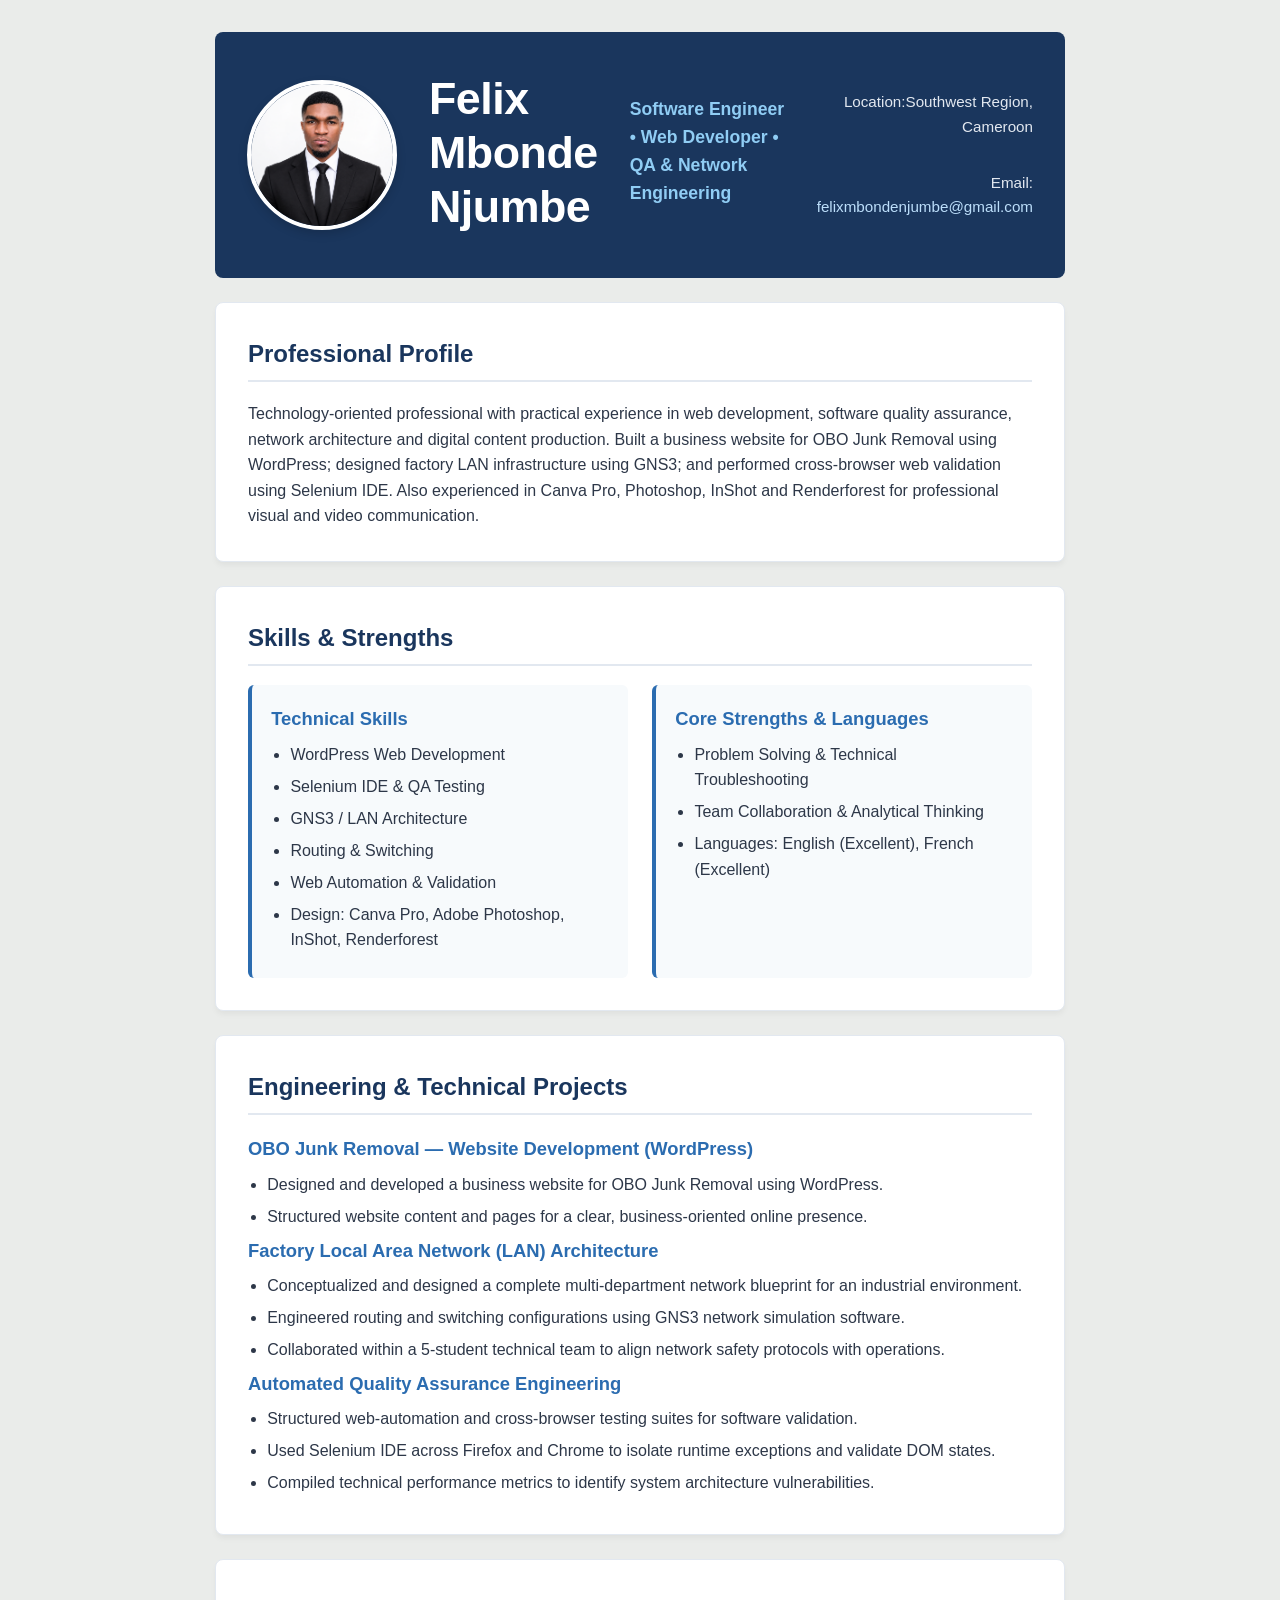
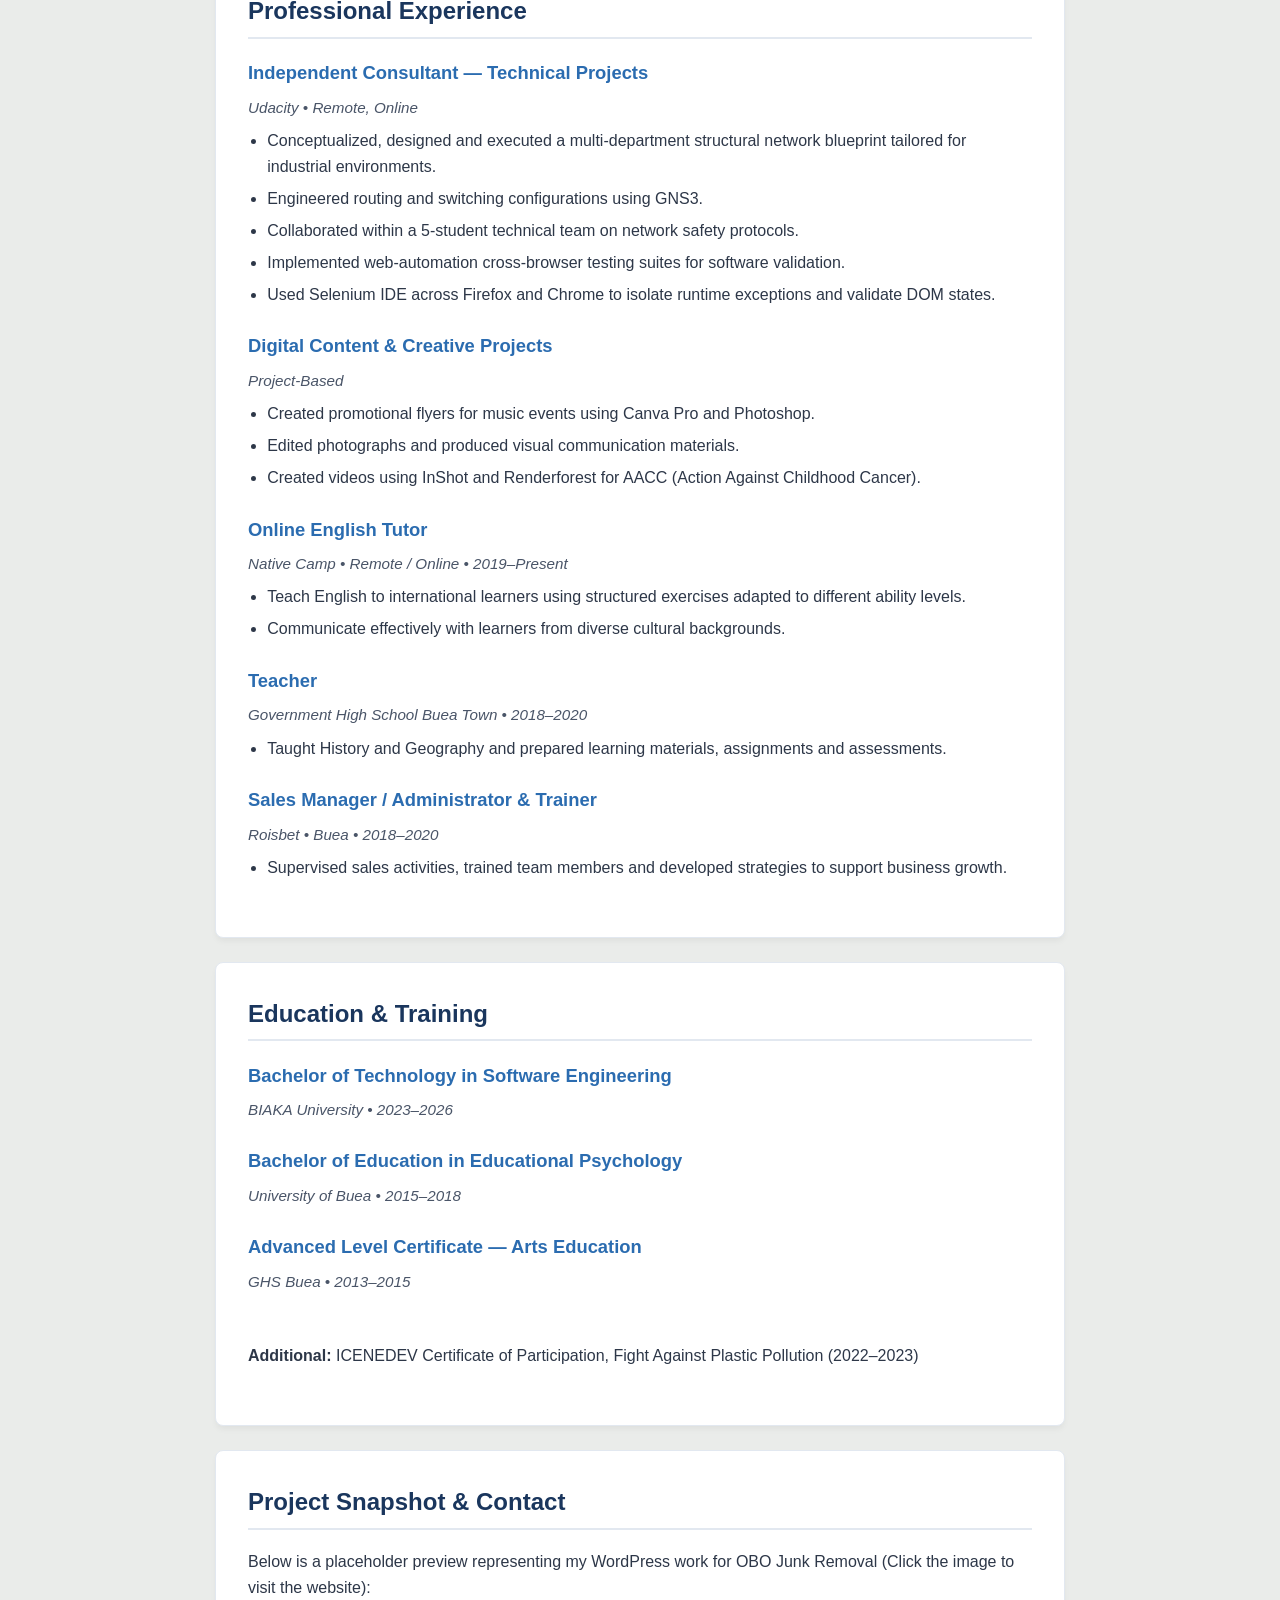
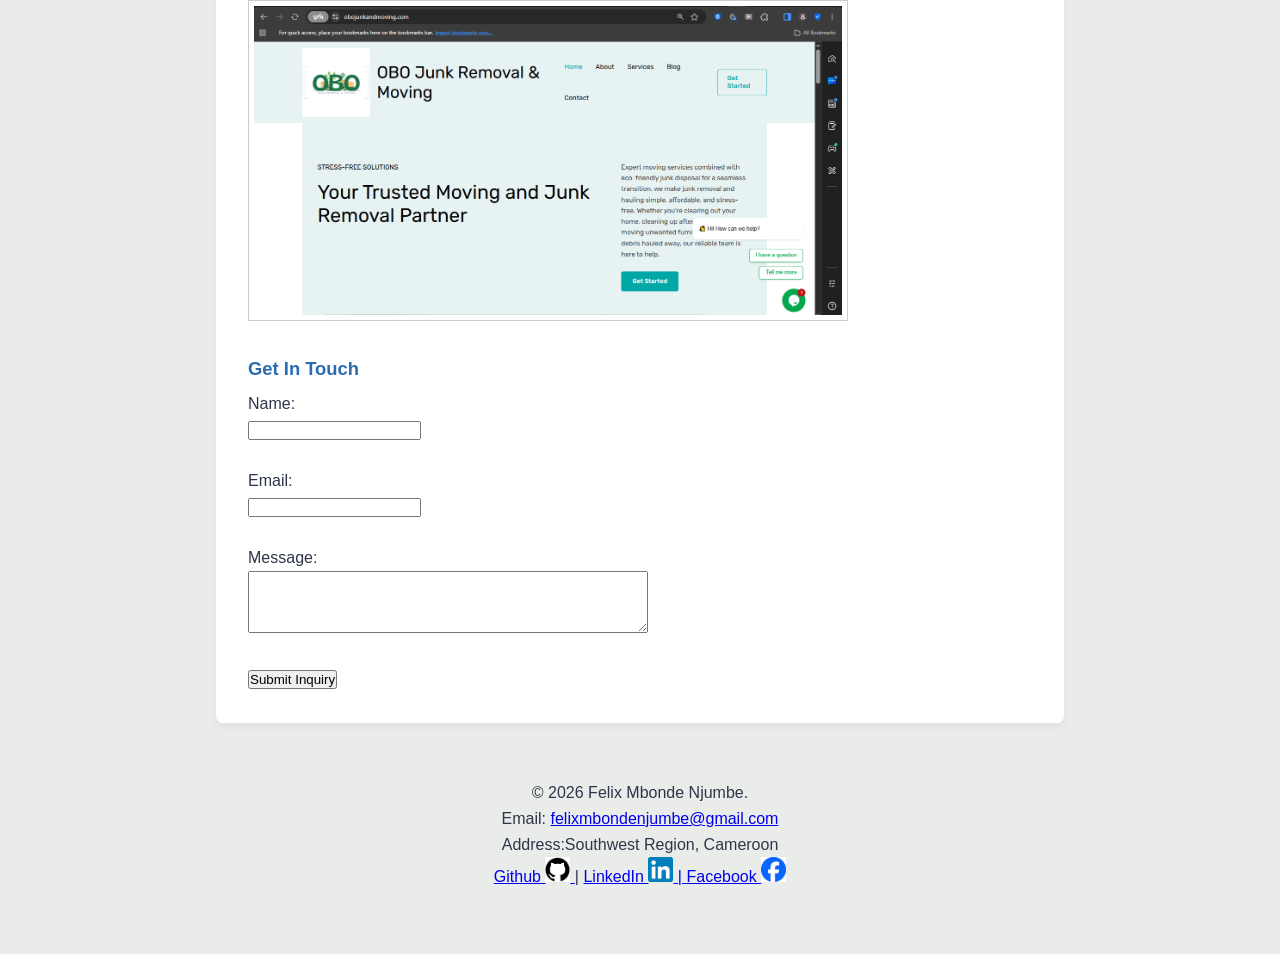
<file: index.html>
<!DOCTYPE html>
<html lang="en">
<head>
    <meta charset="UTF-8">
    <meta name="viewport" content="width=device-width, initial-scale=1.0">
    <title>Resume - Felix Mbonde Njumbe</title>
    <link rel="stylesheet" href="style.css">
</head>
<body>
        <div class="resume-header">
            
            <img src="Felix Mbonde.png" alt="Felix Mbonde Njumbe Profile Photo" width="150" height="150">
            <h1>Felix Mbonde Njumbe</h1>
            <h2>Software Engineer • Web Developer • QA & Network Engineering</h2>
            <div class="contact-info">
                <p>Location:Southwest Region, <br> Cameroon</p>
                <p><br> Email: <a href="mailto:felixmbondenjumbe@gmail.com">felixmbondenjumbe@gmail.com</a></p>
            </div>
        </div>

        <div class="resume-section profile">
            <h2>Professional Profile</h2>
            <p>Technology-oriented professional with practical experience in web development, software quality assurance, network architecture and digital content production. Built a business website for OBO Junk Removal using WordPress; designed factory LAN infrastructure using GNS3; and performed cross-browser web validation using Selenium IDE. Also experienced in Canva Pro, Photoshop, InShot and Renderforest for professional visual and video communication.</p>
        </div>

        <div class="resume-section skills">
            <h2>Skills & Strengths</h2>
            
            <div class="skills-grid">
                <div class="skills-group">
                    <h3>Technical Skills</h3>
                    <ul>
                        <li>WordPress Web Development</li>
                        <li>Selenium IDE & QA Testing</li>
                        <li>GNS3 / LAN Architecture</li>
                        <li>Routing & Switching</li>
                        <li>Web Automation & Validation</li>
                        <li>Design: Canva Pro, Adobe Photoshop, InShot, Renderforest</li>
                    </ul>
                </div>

                <div class="skills-group">
                    <h3>Core Strengths & Languages</h3>
                    <ul>
                        <li>Problem Solving & Technical Troubleshooting</li>
                        <li>Team Collaboration & Analytical Thinking</li>
                        <li>Languages: English (Excellent), French (Excellent)</li>
                    </ul>
                </div>
            </div>
        </div>


        <div class="resume-section projects">
            <h2>Engineering & Technical Projects</h2>

            <div class="project">
                <h3>OBO Junk Removal — Website Development (WordPress)</h3>
                <ul>
                    <li>Designed and developed a business website for OBO Junk Removal using WordPress.</li>
                    <li>Structured website content and pages for a clear, business-oriented online presence.</li>
                </ul>
            </div>

            <div class="project">
                <h3>Factory Local Area Network (LAN) Architecture</h3>
                <ul>
                    <li>Conceptualized and designed a complete multi-department network blueprint for an industrial environment.</li>
                    <li>Engineered routing and switching configurations using GNS3 network simulation software.</li>
                    <li>Collaborated within a 5-student technical team to align network safety protocols with operations.</li>
                </ul>
            </div>

            <div class="project">
                <h3>Automated Quality Assurance Engineering</h3>
                <ul>
                    <li>Structured web-automation and cross-browser testing suites for software validation.</li>
                    <li>Used Selenium IDE across Firefox and Chrome to isolate runtime exceptions and validate DOM states.</li>
                    <li>Compiled technical performance metrics to identify system architecture vulnerabilities.</li>
                </ul>
            </div>
        </div>

   
        <div class="resume-section experience">
            <h2>Professional Experience</h2>

            <div class="job">
                <h3>Independent Consultant — Technical Projects</h3>
                <div class="job-meta">Udacity • Remote, Online</div>
                <ul>
                    <li>Conceptualized, designed and executed a multi-department structural network blueprint tailored for industrial environments.</li>
                    <li>Engineered routing and switching configurations using GNS3.</li>
                    <li>Collaborated within a 5-student technical team on network safety protocols.</li>
                    <li>Implemented web-automation cross-browser testing suites for software validation.</li>
                    <li>Used Selenium IDE across Firefox and Chrome to isolate runtime exceptions and validate DOM states.</li>
                </ul>
            </div>

            <div class="job">
                <h3>Digital Content & Creative Projects</h3>
                <div class="job-meta">Project-Based</div>
                <ul>
                    <li>Created promotional flyers for music events using Canva Pro and Photoshop.</li>
                    <li>Edited photographs and produced visual communication materials.</li>
                    <li>Created videos using InShot and Renderforest for AACC (Action Against Childhood Cancer).</li>
                </ul>
            </div>

            <div class="job">
                <h3>Online English Tutor</h3>
                <div class="job-meta">Native Camp • Remote / Online • 2019–Present</div>
                <ul>
                    <li>Teach English to international learners using structured exercises adapted to different ability levels.</li>
                    <li>Communicate effectively with learners from diverse cultural backgrounds.</li>
                </ul>
            </div>

            <div class="job">
                <h3>Teacher</h3>
                <div class="job-meta">Government High School Buea Town • 2018–2020</div>
                <ul>
                    <li>Taught History and Geography and prepared learning materials, assignments and assessments.</li>
                </ul>
            </div>

            <div class="job">
                <h3>Sales Manager / Administrator & Trainer</h3>
                <div class="job-meta">Roisbet • Buea • 2018–2020</div>
                <ul>
                    <li>Supervised sales activities, trained team members and developed strategies to support business growth.</li>
                </ul>
            </div>
        </div>

        <div class="resume-section education">
            <h2>Education & Training</h2>
            <div class="edu-item">
                <h3>Bachelor of Technology in Software Engineering</h3>
                <div class="edu-meta">BIAKA University • 2023–2026</div>
            </div>
            <div class="edu-item">
                <h3>Bachelor of Education in Educational Psychology</h3>
                <div class="edu-meta">University of Buea • 2015–2018</div>
            </div>
            <div class="edu-item">
                <h3>Advanced Level Certificate — Arts Education</h3>
                <div class="edu-meta">GHS Buea • 2013–2015</div>
            </div>
            <div class="edu-item text-muted">
                <br>
                <p><strong>Additional:</strong> ICENEDEV Certificate of Participation, Fight Against Plastic Pollution (2022–2023)</p>
            </div>
        </div>

        <div class="resume-section interactive-elements">
            <h2>Project Snapshot & Contact</h2>
            <p>Below is a placeholder preview representing my WordPress work for OBO Junk Removal (Click the image to visit the website):</p>
            <a href="https://obojunkremoval.com" target="_blank"></a>
            <div class="image-preview-container">
                <img src="obosite.png" alt="WordPress website interface preview for OBO Junk Removal project" style="width: 100%; max-width: 600px; height: auto; border: 1px solid #ccc; padding: 5px;">
            </div>

            <br>
            <h3>Get In Touch</h3>

            <div class="contact-form-container">
                <form action="#" method="POST">
                    <div class="form-field">
                        <label for="visitor-name">Name:</label><br>
                        <input type="text" id="visitor-name" name="visitor-name" required>
                    </div>

                    <br>
                    <div class="form-field">
                        <label for="visitor-email">Email:</label><br>
                        <input type="email" id="visitor-email" name="visitor-email" required>
                    </div>
                    <br>
                    <div class="form-field">
                        <label for="visitor-message">Message:</label><br>
                        <textarea id="visitor-message" name="visitor-message" rows="4" style="width: 100%; max-width: 400px;" required></textarea>
                    </div>

                    <br>
                    <div class="form-submit">
                        <button type="submit">Submit Inquiry</button>
                    </div>
                </form>
            </div>
        </div>

        <div class="resume-footer">
            <p>&copy; 2026 Felix Mbonde Njumbe.</p>
    <p>
        Email:
        <a href="mailto:felixmbondenjumbe@gmail.com">
            felixmbondenjumbe@gmail.com
        </a>
    </p>

    <p>
        Address:Southwest Region, Cameroon
    </p>

    <p>
       <a href="https://github.com/mbondenjumbe">Github
        <img src="github.png" alt="GitHub Logo" width="25" height="25">
        </a>
        |
        <a href="https://www.linkedin.com/in/felix-njumbe/">
            LinkedIn
            <img src="linkin.png" alt="LinkedIn Logo" width="25" height="25">
        |
        </a>
        <a href="https://www.facebook.com/thiago.rossi.925059">Facebook
        <img src="facebook.png" alt="Facebook Logo" width="25" height="25">
        </a>
    </p>

    </div>

</body>
</html>
<!-- Felix is practicing branch 1 -->
<!-- Felix is practicing branch 2 -->
</file>
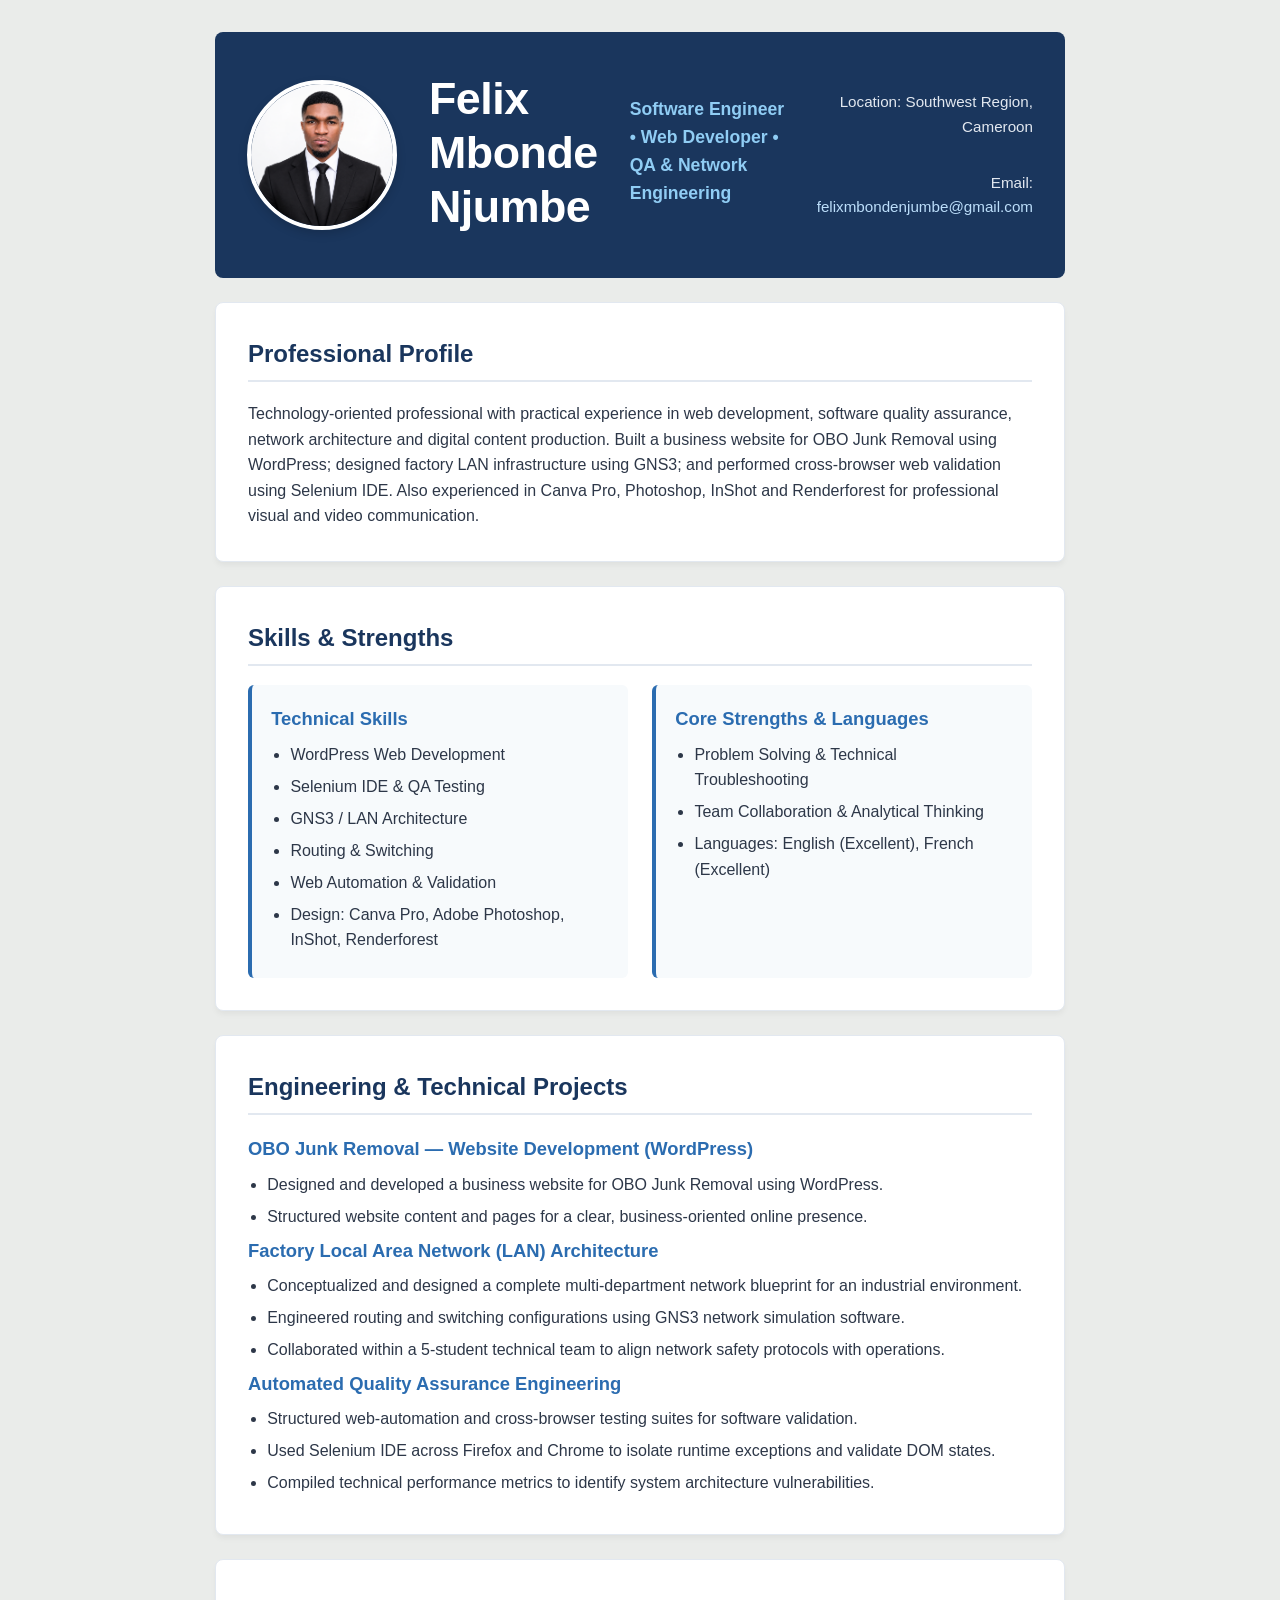
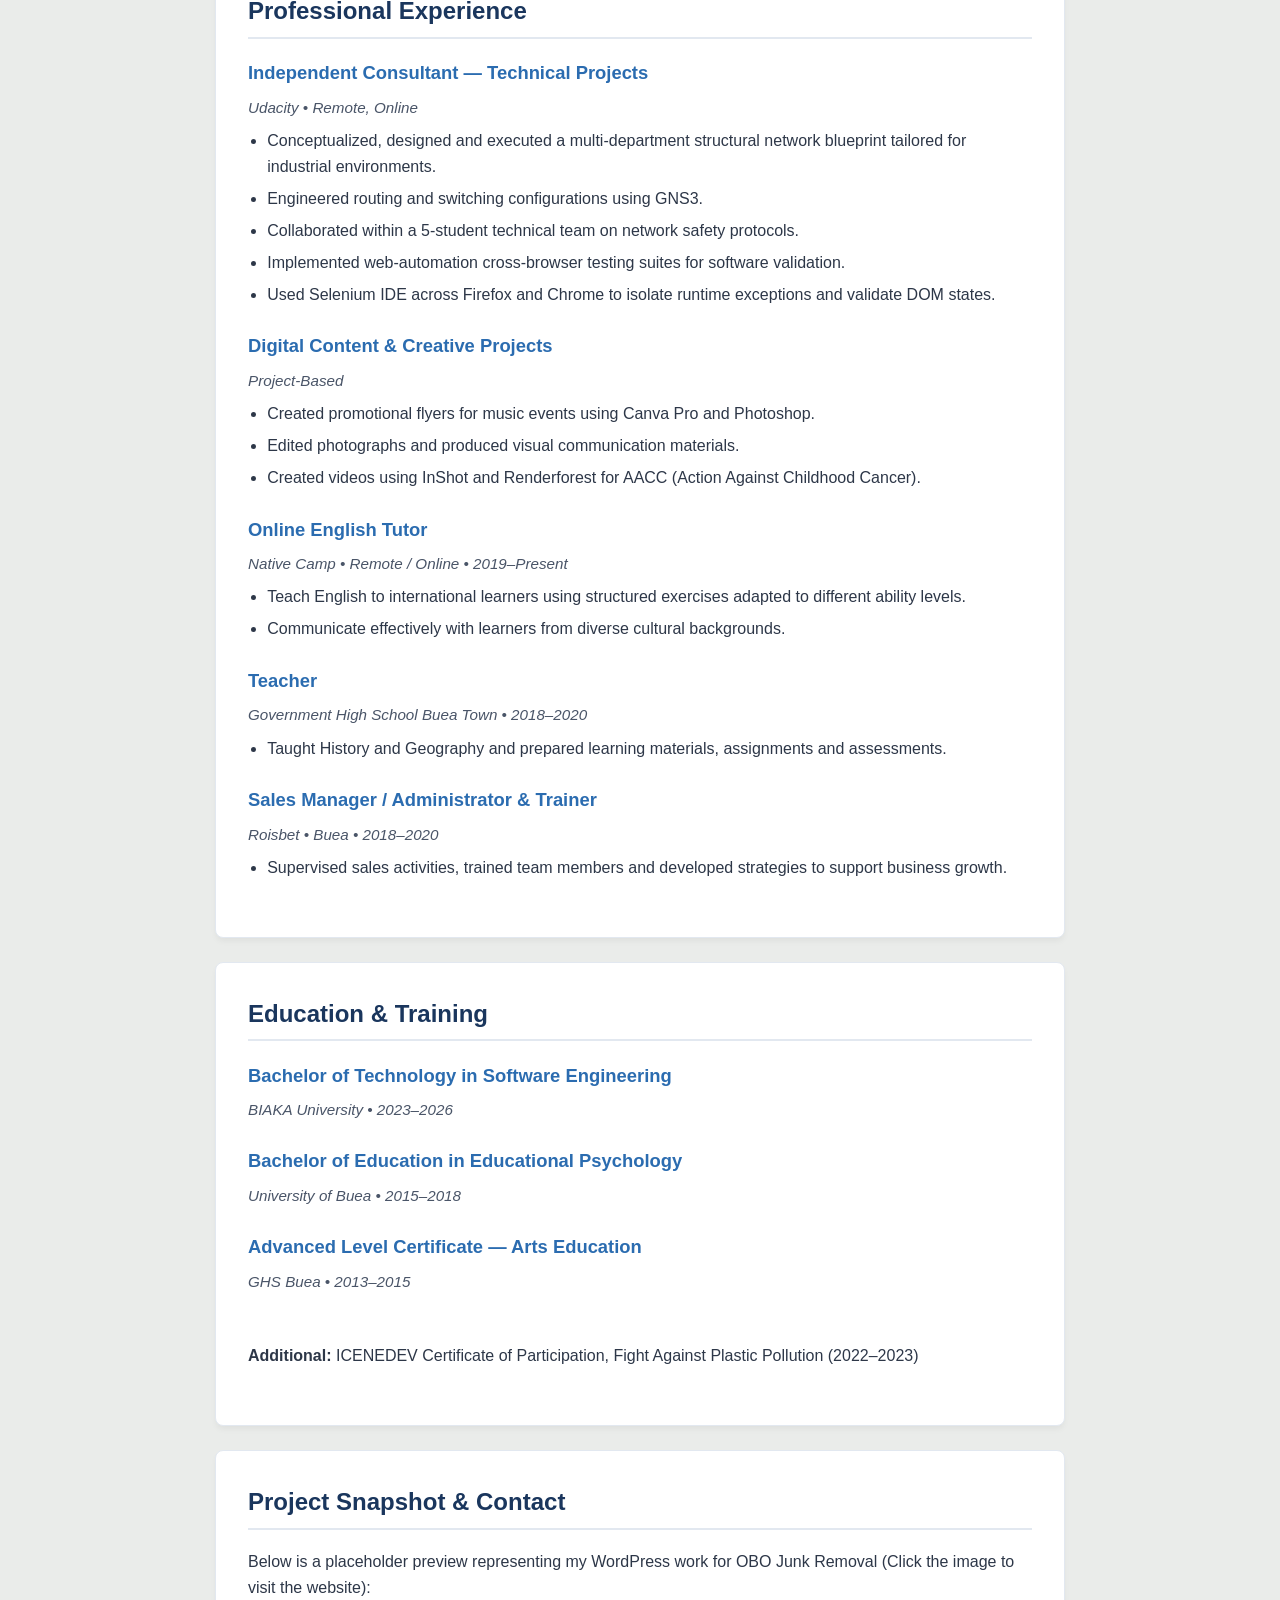
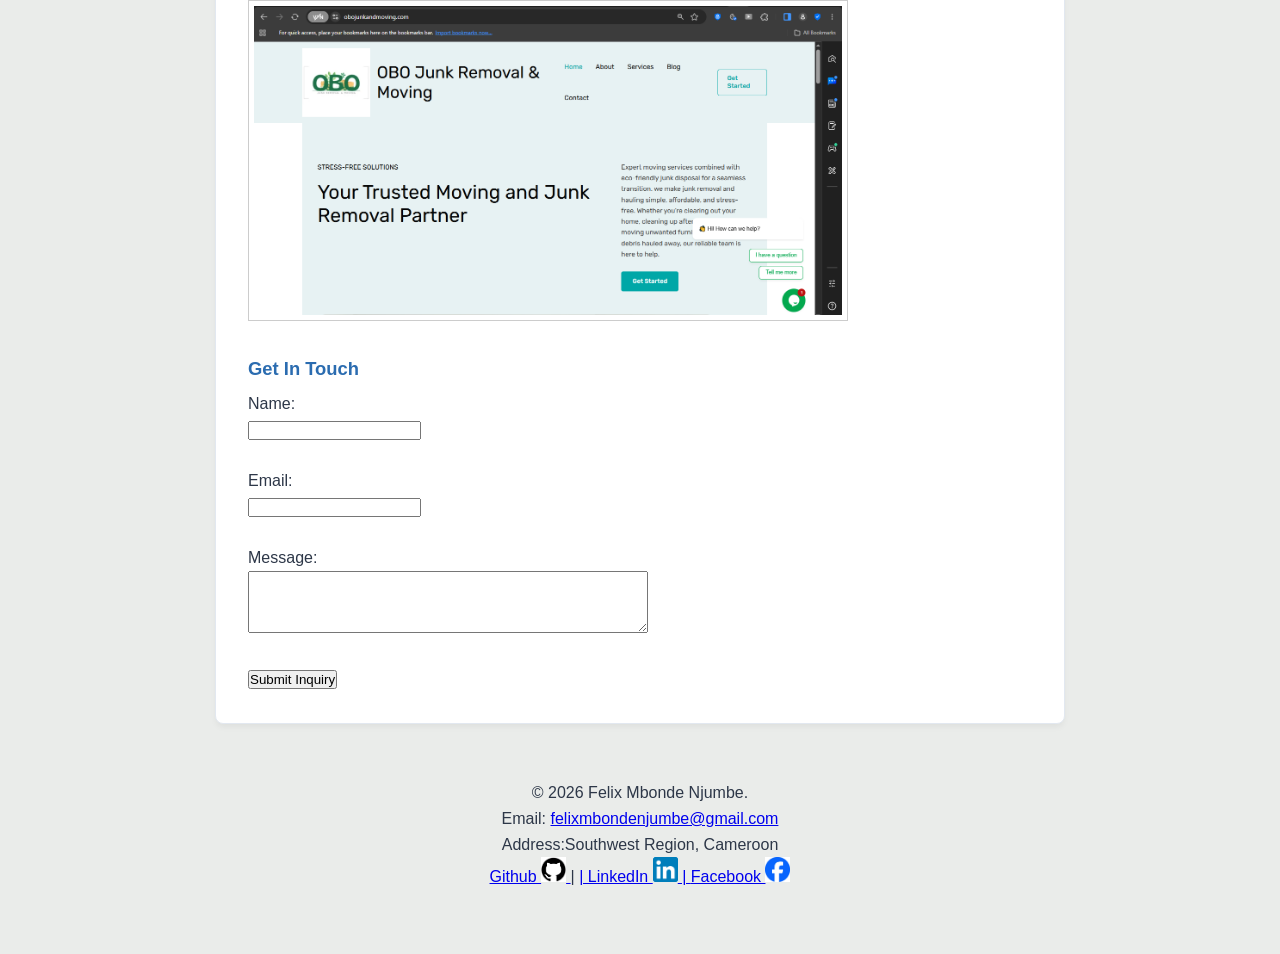
<file: resumehtml.html>
<!DOCTYPE html>
<html lang="en">
<head>
    <meta charset="UTF-8">
    <meta name="viewport" content="width=device-width, initial-scale=1.0">
    <title>Resume - Felix Mbonde Njumbe</title>
    <link rel="stylesheet" href="style.css">
</head>
<body>
        <div class="resume-header">
            
            <img src="Felix Mbonde.png" alt="Felix Mbonde Njumbe Profile Photo" width="150" height="150">
            <h1>Felix Mbonde Njumbe</h1>
            <h2>Software Engineer • Web Developer • QA & Network Engineering</h2>
            <div class="contact-info">
                <p>Location: Southwest Region, <br> Cameroon</p>
                <p><br> Email: <a href="mailto:felixmbondenjumbe@gmail.com">felixmbondenjumbe@gmail.com</a></p>
            </div>
        </div>

        <div class="resume-section profile">
            <h2>Professional Profile</h2>
            <p>Technology-oriented professional with practical experience in web development, software quality assurance, network architecture and digital content production. Built a business website for OBO Junk Removal using WordPress; designed factory LAN infrastructure using GNS3; and performed cross-browser web validation using Selenium IDE. Also experienced in Canva Pro, Photoshop, InShot and Renderforest for professional visual and video communication.</p>
        </div>

        <div class="resume-section skills">
            <h2>Skills & Strengths</h2>
            
            <div class="skills-grid">
                <div class="skills-group">
                    <h3>Technical Skills</h3>
                    <ul>
                        <li>WordPress Web Development</li>
                        <li>Selenium IDE & QA Testing</li>
                        <li>GNS3 / LAN Architecture</li>
                        <li>Routing & Switching</li>
                        <li>Web Automation & Validation</li>
                        <li>Design: Canva Pro, Adobe Photoshop, InShot, Renderforest</li>
                    </ul>
                </div>

                <div class="skills-group">
                    <h3>Core Strengths & Languages</h3>
                    <ul>
                        <li>Problem Solving & Technical Troubleshooting</li>
                        <li>Team Collaboration & Analytical Thinking</li>
                        <li>Languages: English (Excellent), French (Excellent)</li>
                    </ul>
                </div>
            </div>
        </div>


        <div class="resume-section projects">
            <h2>Engineering & Technical Projects</h2>

            <div class="project">
                <h3>OBO Junk Removal — Website Development (WordPress)</h3>
                <ul>
                    <li>Designed and developed a business website for OBO Junk Removal using WordPress.</li>
                    <li>Structured website content and pages for a clear, business-oriented online presence.</li>
                </ul>
            </div>

            <div class="project">
                <h3>Factory Local Area Network (LAN) Architecture</h3>
                <ul>
                    <li>Conceptualized and designed a complete multi-department network blueprint for an industrial environment.</li>
                    <li>Engineered routing and switching configurations using GNS3 network simulation software.</li>
                    <li>Collaborated within a 5-student technical team to align network safety protocols with operations.</li>
                </ul>
            </div>

            <div class="project">
                <h3>Automated Quality Assurance Engineering</h3>
                <ul>
                    <li>Structured web-automation and cross-browser testing suites for software validation.</li>
                    <li>Used Selenium IDE across Firefox and Chrome to isolate runtime exceptions and validate DOM states.</li>
                    <li>Compiled technical performance metrics to identify system architecture vulnerabilities.</li>
                </ul>
            </div>
        </div>

   
        <div class="resume-section experience">
            <h2>Professional Experience</h2>

            <div class="job">
                <h3>Independent Consultant — Technical Projects</h3>
                <div class="job-meta">Udacity • Remote, Online</div>
                <ul>
                    <li>Conceptualized, designed and executed a multi-department structural network blueprint tailored for industrial environments.</li>
                    <li>Engineered routing and switching configurations using GNS3.</li>
                    <li>Collaborated within a 5-student technical team on network safety protocols.</li>
                    <li>Implemented web-automation cross-browser testing suites for software validation.</li>
                    <li>Used Selenium IDE across Firefox and Chrome to isolate runtime exceptions and validate DOM states.</li>
                </ul>
            </div>

            <div class="job">
                <h3>Digital Content & Creative Projects</h3>
                <div class="job-meta">Project-Based</div>
                <ul>
                    <li>Created promotional flyers for music events using Canva Pro and Photoshop.</li>
                    <li>Edited photographs and produced visual communication materials.</li>
                    <li>Created videos using InShot and Renderforest for AACC (Action Against Childhood Cancer).</li>
                </ul>
            </div>

            <div class="job">
                <h3>Online English Tutor</h3>
                <div class="job-meta">Native Camp • Remote / Online • 2019–Present</div>
                <ul>
                    <li>Teach English to international learners using structured exercises adapted to different ability levels.</li>
                    <li>Communicate effectively with learners from diverse cultural backgrounds.</li>
                </ul>
            </div>

            <div class="job">
                <h3>Teacher</h3>
                <div class="job-meta">Government High School Buea Town • 2018–2020</div>
                <ul>
                    <li>Taught History and Geography and prepared learning materials, assignments and assessments.</li>
                </ul>
            </div>

            <div class="job">
                <h3>Sales Manager / Administrator & Trainer</h3>
                <div class="job-meta">Roisbet • Buea • 2018–2020</div>
                <ul>
                    <li>Supervised sales activities, trained team members and developed strategies to support business growth.</li>
                </ul>
            </div>
        </div>

        <div class="resume-section education">
            <h2>Education & Training</h2>
            <div class="edu-item">
                <h3>Bachelor of Technology in Software Engineering</h3>
                <div class="edu-meta">BIAKA University • 2023–2026</div>
            </div>
            <div class="edu-item">
                <h3>Bachelor of Education in Educational Psychology</h3>
                <div class="edu-meta">University of Buea • 2015–2018</div>
            </div>
            <div class="edu-item">
                <h3>Advanced Level Certificate — Arts Education</h3>
                <div class="edu-meta">GHS Buea • 2013–2015</div>
            </div>
            <div class="edu-item text-muted">
                <br>
                <p><strong>Additional:</strong> ICENEDEV Certificate of Participation, Fight Against Plastic Pollution (2022–2023)</p>
            </div>
        </div>

        <div class="resume-section interactive-elements">
            <h2>Project Snapshot & Contact</h2>
            <p>Below is a placeholder preview representing my WordPress work for OBO Junk Removal (Click the image to visit the website):</p>
            <a href="https://obojunkremoval.com" target="_blank"></a>
            <div class="image-preview-container">
                <img src="obosite.png" alt="WordPress website interface preview for OBO Junk Removal project" style="width: 100%; max-width: 600px; height: auto; border: 1px solid #ccc; padding: 5px;">
            </div>

            <br>
            <h3>Get In Touch</h3>

            <div class="contact-form-container">
                <form action="#" method="POST">
                    <div class="form-field">
                        <label for="visitor-name">Name:</label><br>
                        <input type="text" id="visitor-name" name="visitor-name" required>
                    </div>

                    <br>
                    <div class="form-field">
                        <label for="visitor-email">Email:</label><br>
                        <input type="email" id="visitor-email" name="visitor-email" required>
                    </div>
                    <br>
                    <div class="form-field">
                        <label for="visitor-message">Message:</label><br>
                        <textarea id="visitor-message" name="visitor-message" rows="4" style="width: 100%; max-width: 400px;" required></textarea>
                    </div>

                    <br>
                    <div class="form-submit">
                        <button type="submit">Submit Inquiry</button>
                    </div>
                </form>
            </div>
        </div>

        <div class="resume-footer">
            <p>&copy; 2026 Felix Mbonde Njumbe.</p>
    <p>
        Email:
        <a href="mailto:felixmbondenjumbe@gmail.com">
            felixmbondenjumbe@gmail.com
        </a>
    </p>

    <p>
        Address:Southwest Region, Cameroon
    </p>

    <p>
       <a href="https://github.com/mbondenjumbe">Github
        <img src="github.png" alt="GitHub Logo" width="25" height="25">
        </a>
        |
        <a href="https://www.linkedin.com/in/felix-njumbe/">
        |      LinkedIn
       <img src="linkin.png" alt="LinkedIn Logo" width="25" height="25">
        |
        </a>
        <a href="https://www.facebook.com/thiago.rossi.925059">Facebook
        <img src="facebook.png" alt="Facebook Logo" width="25" height="25">
        </a>
    </p>

    </div>

</body>
</html>
<!-- Felix is practicing branch 1 -->
<!-- Felix is practicing branch 2 -->
</file>
<file: style.css>
* {
    margin: 0;
    padding: 0;
    box-sizing: border-box;
}

body {
    font-family: 'Segoe UI', Tahoma, Geneva, Verdana, sans-serif;
    line-height: 1.6;
    background-color: #eaecea;
    color: #2d3748;
    padding: 2rem 1rem;
}

.resume-section {
    background: #ffffff;
    max-width: 850px;
    margin: 0 auto 1.5rem auto;
    padding: 2rem;
    border-radius: 8px;
    border: 1px solid #e2e8f0;
    box-shadow: 0 4px 6px -1px rgba(0, 0, 0, 0.05);
}

h2 {
    color: #1a365d;
    font-size: 1.5rem;
    margin-bottom: 1.2rem;
    padding-bottom: 0.4rem;
    border-bottom: 2px solid #e2e8f0;
}

h3 {
    color: #2b6cb0;
    font-size: 1.15rem;
    margin-bottom: 0.5rem;
}

ul {
    list-style-position: slide;
    padding-left: 1.2rem;
}

li {
    margin-bottom: 0.4rem;
}

.job, .edu-item {
    margin-bottom: 1.5rem;
}

.job-meta, .edu-meta {
    font-style: italic;
    color: #4a5568;
    margin-bottom: 0.5rem;
    font-size: 0.95rem;
}

.resume-header {
    background: #1a365d;
    color: #ffffff;
    max-width: 850px;
    margin: 0 auto 1.5rem auto;
    padding: 2.5rem 2rem;
    border-radius: 8px;
    
    display: flex;
    flex-direction: column;
    align-items: center;
    text-align: center;
    gap: 1rem;
}

.resume-header img {
    border-radius: 50%;
    border: 4px solid #ffffff;
    object-fit: cover;
    box-shadow: 0 4px 10px rgba(0,0,0,0.15);
}

.resume-header h1 {
    font-size: 2.8rem;
    line-height: 1.2;
    margin-bottom: 0.3rem;
    font-weight: 700;
    letter-spacing: -0.5px;
}

.resume-header h2 {
    color: #90cdf4;
    font-size: 1.1rem;
    border: none;
    padding: 0;
    margin-bottom: 0.5rem;
}

.contact-info {
    display: flex;
    flex-direction: column;
    gap: 0.5rem;
    font-size: 0.95rem;
    color: #e2e8f0;
}

.contact-info a {
    color: #bcdefa;
    text-decoration: none;
}

.contact-info a:hover {
    text-decoration: underline;
}

.skills-grid {
    display: grid;
    grid-template-columns: 1fr;
    gap: 1.5rem;
}

.skills-group {
    background-color: #f7fafc;
    padding: 1.2rem;
    border-radius: 6px;
    border-left: 4px solid #2b6cb0;
}

.form-group {
    margin-bottom: 1rem;
}

.form-group label {
    display: block;
    margin-bottom: 0.3rem;
    font-weight: bold;
    font-size: 0.95rem;
}

.form-group input, 
.form-group textarea {
    width: 100%;
    padding: 0.6rem;
    border: 1px solid #cbd5e0;
    border-radius: 4px;
    font-family: inherit;
}

.btn-submit {
    background-color: #2b6cb0;
    color: white;
    padding: 0.6rem 1.5rem;
    border: none;
    border-radius: 4px;
    cursor: pointer;
    font-weight: bold;
    font-size: 1rem;
}

.btn-submit:hover {
    background-color: #1a365d;
}

.resume-footer {
    text-align: center;
    padding: 2rem 0;
}

.social-icons {
    margin-top: 15px;
}

.social-icons img {
    width: 40px;
    height: 40px;
    margin: 0 10px;
    transition: transform 0.3s ease;
}

.social-icons img:hover {
    transform: scale(1.2);
}


@media (min-width: 650px) {
    .resume-header {
        flex-direction: row;
        text-align: left;
        align-items: center;
        justify-content: flex-start;
        gap: 2rem;
    }
    
    .contact-info {
        margin-left: auto;
        text-align: right;
    }
    
    .skills-grid {
        grid-template-columns: 1fr 1fr;
    }
}
/* ==========================================================================
   TASK 3 UPGRADES: PRINT LAYOUT & MOBILE OPTIMIZATION
   ========================================================================== */

/* 1. Print-Friendly Layout: Optimizes the layout when someone prints or saves as PDF */
@media print {
    body {
        background: white;
        color: black;
        font-size: 12pt;
    }
    
    /* Strips out the dark background block so your text displays cleanly */
    .resume-footer {
        background: none !important;
        color: black !important;
        padding: 10px 0 !important;
        margin-top: 20px !important;
        border-top: 1px solid #ccc !important;
    }

    .resume-footer a {
        color: black !important;
        text-decoration: underline !important;
    }
    .social-links img {
        display: none !important; 
    }
}
@media (max-width: 480px) {
    body {
        padding: 10px;
    }
    h1 {
        font-size: 1.8rem;
    }
    h2 {
        font-size: 1.1rem;
    }
    .skills-grid {
        display: flex;
        flex-direction: column;
        gap: 15px;
    }
}
</file>
